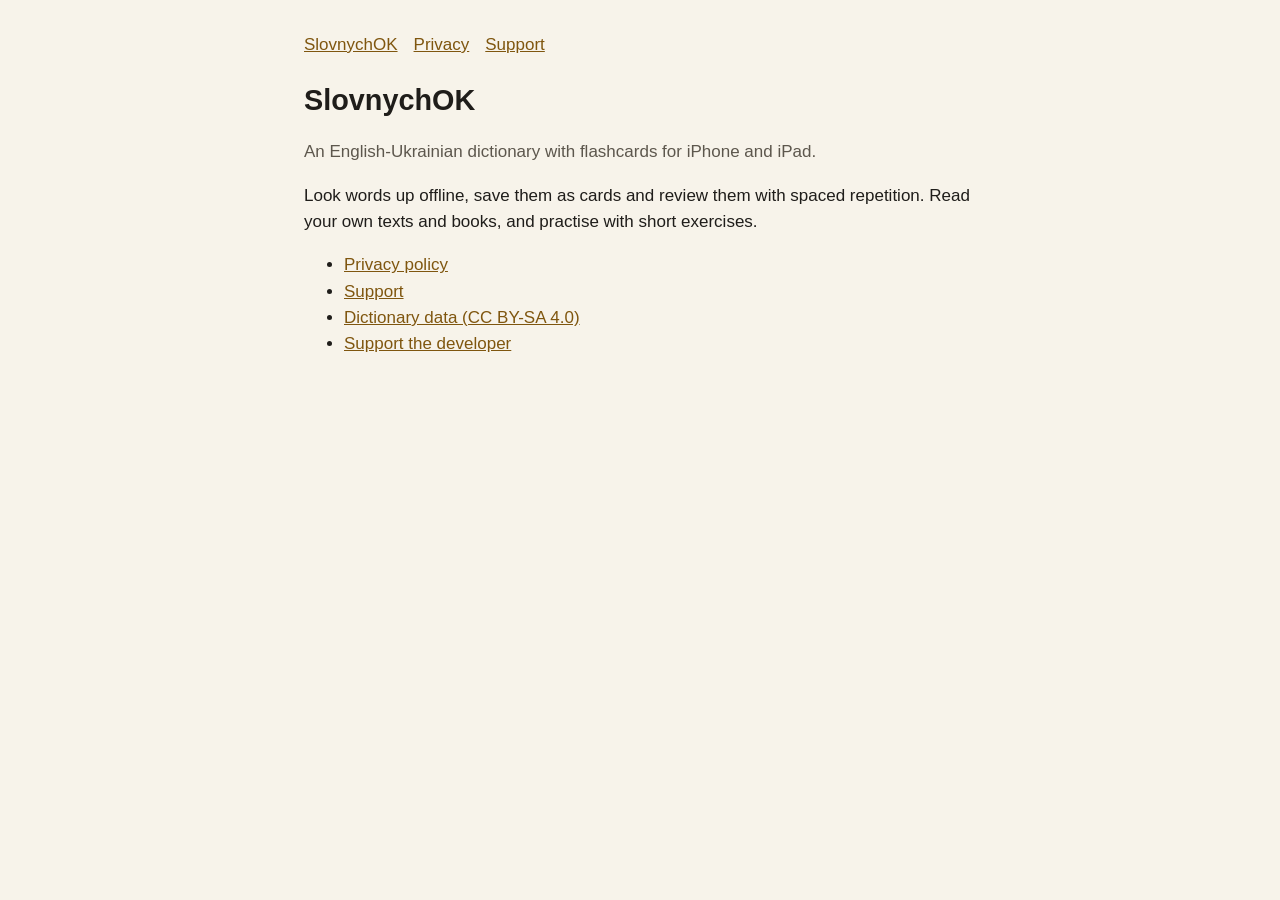
<file: docs/index.html>
<!doctype html>
<html lang="en">
<head><meta charset="utf-8"><meta name="viewport" content="width=device-width, initial-scale=1">
<title>SlovnychOK</title><link rel="stylesheet" href="style.css"></head>
<body>
<nav><a href="index.html">SlovnychOK</a><a href="privacy.html">Privacy</a><a href="support.html">Support</a></nav>
<h1>SlovnychOK</h1>
<p class="muted">An English-Ukrainian dictionary with flashcards for iPhone and iPad.</p>
<p>Look words up offline, save them as cards and review them with spaced repetition. Read your own texts and books, and practise with short exercises.</p>
<ul>
<li><a href="privacy.html">Privacy policy</a></li>
<li><a href="support.html">Support</a></li>
<li><a href="https://github.com/petroleg/slovnychok/releases">Dictionary data (CC BY-SA 4.0)</a></li>
<li><a href="donate.html">Support the developer</a></li>
</ul>
</body>
</html>
</file>
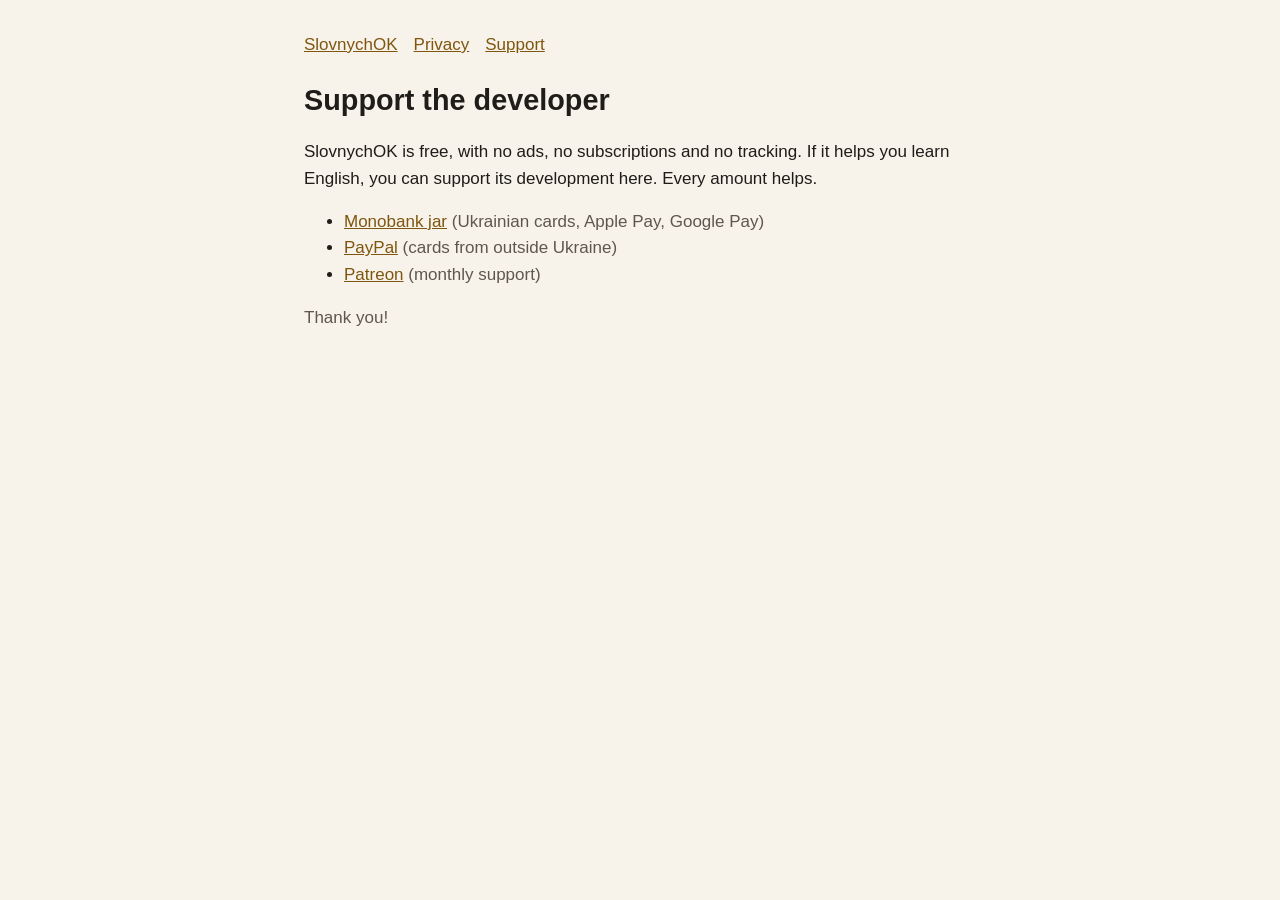
<file: docs/donate.html>
<!doctype html>
<html lang="en">
<head><meta charset="utf-8"><meta name="viewport" content="width=device-width, initial-scale=1">
<title>Support SlovnychOK</title><link rel="stylesheet" href="style.css"></head>
<body>
<nav><a href="index.html">SlovnychOK</a><a href="privacy.html">Privacy</a><a href="support.html">Support</a></nav>
<h1>Support the developer</h1>
<p>SlovnychOK is free, with no ads, no subscriptions and no tracking. If it helps you learn English, you can support its development here. Every amount helps.</p>
<ul>
<li><a href="MONOBANK_JAR_URL">Monobank jar</a> <span class="muted">(Ukrainian cards, Apple Pay, Google Pay)</span></li>
<li><a href="PAYPAL_ME_URL">PayPal</a> <span class="muted">(cards from outside Ukraine)</span></li>
<li><a href="PATREON_URL">Patreon</a> <span class="muted">(monthly support)</span></li>
</ul>
<p class="muted">Thank you!</p>
</body>
</html>
</file>
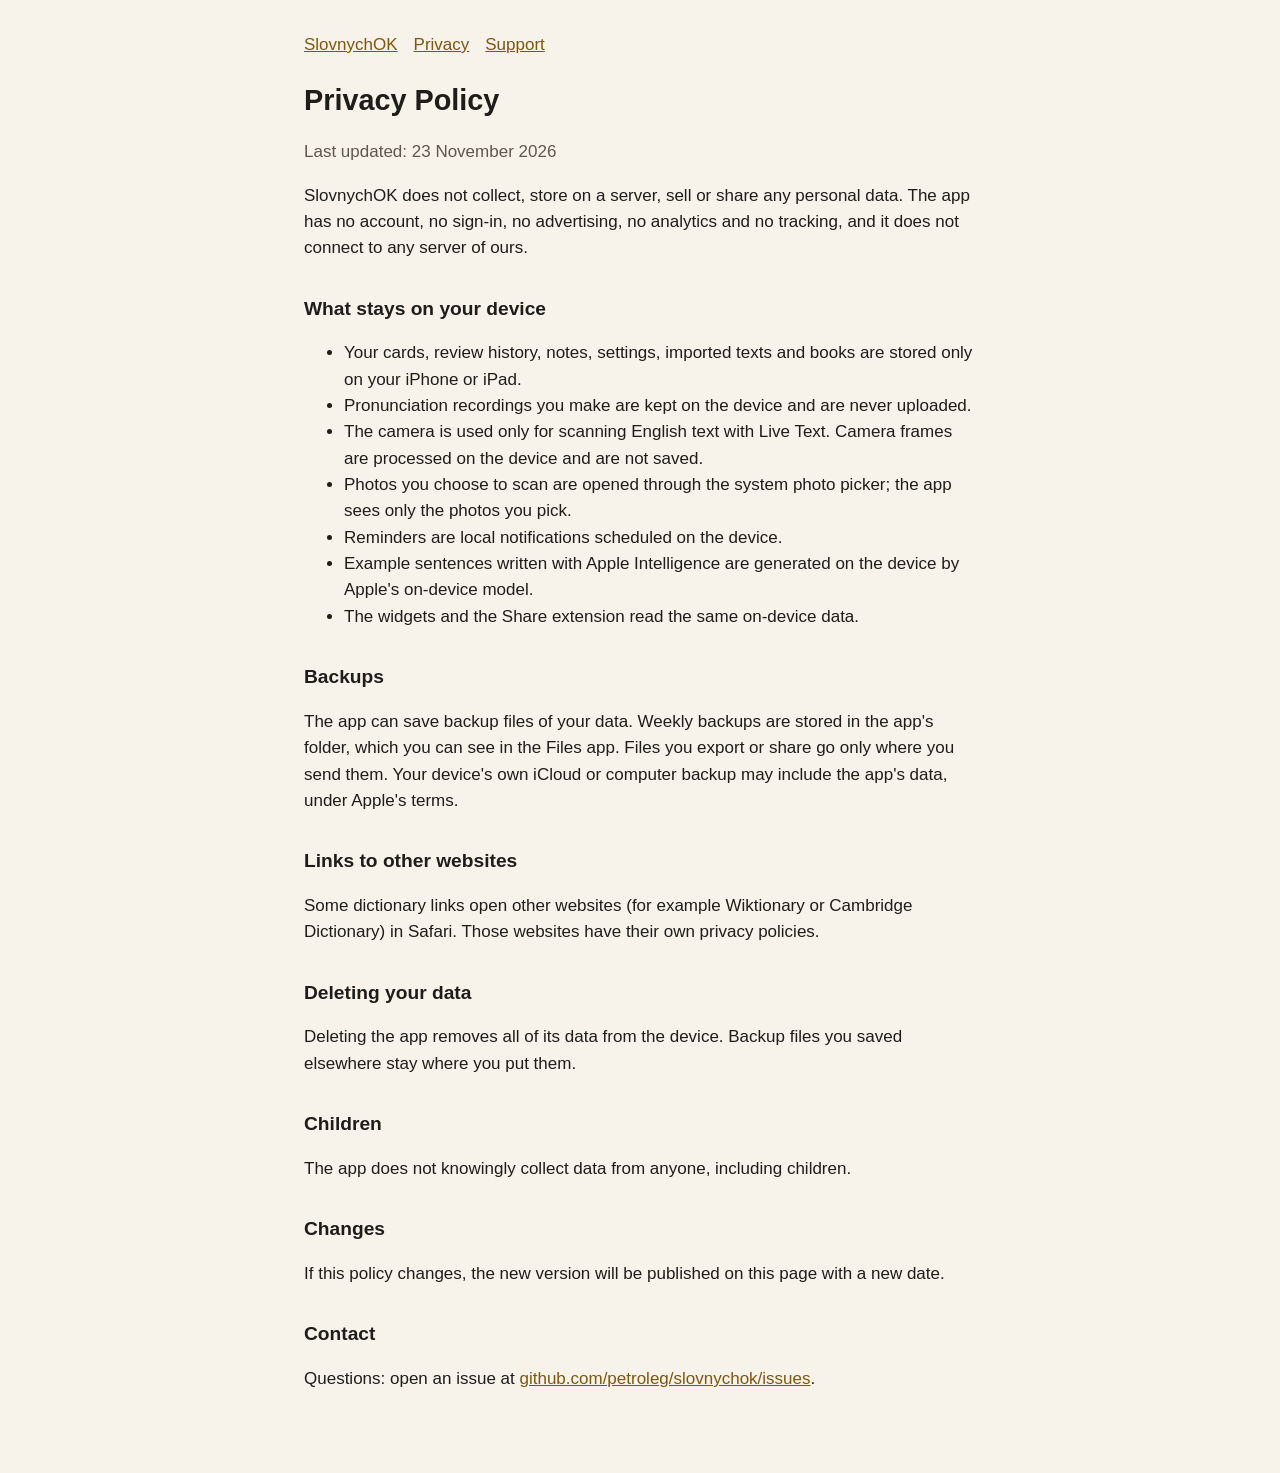
<file: docs/privacy.html>
<!doctype html>
<html lang="en">
<head><meta charset="utf-8"><meta name="viewport" content="width=device-width, initial-scale=1">
<title>SlovnychOK Privacy Policy</title><link rel="stylesheet" href="style.css"></head>
<body>
<nav><a href="index.html">SlovnychOK</a><a href="privacy.html">Privacy</a><a href="support.html">Support</a></nav>
<h1>Privacy Policy</h1>
<p class="muted">Last updated: 23 November 2026</p>

<p>SlovnychOK does not collect, store on a server, sell or share any personal data. The app has no account, no sign-in, no advertising, no analytics and no tracking, and it does not connect to any server of ours.</p>

<h2>What stays on your device</h2>
<ul>
<li>Your cards, review history, notes, settings, imported texts and books are stored only on your iPhone or iPad.</li>
<li>Pronunciation recordings you make are kept on the device and are never uploaded.</li>
<li>The camera is used only for scanning English text with Live Text. Camera frames are processed on the device and are not saved.</li>
<li>Photos you choose to scan are opened through the system photo picker; the app sees only the photos you pick.</li>
<li>Reminders are local notifications scheduled on the device.</li>
<li>Example sentences written with Apple Intelligence are generated on the device by Apple's on-device model.</li>
<li>The widgets and the Share extension read the same on-device data.</li>
</ul>

<h2>Backups</h2>
<p>The app can save backup files of your data. Weekly backups are stored in the app's folder, which you can see in the Files app. Files you export or share go only where you send them. Your device's own iCloud or computer backup may include the app's data, under Apple's terms.</p>

<h2>Links to other websites</h2>
<p>Some dictionary links open other websites (for example Wiktionary or Cambridge Dictionary) in Safari. Those websites have their own privacy policies.</p>

<h2>Deleting your data</h2>
<p>Deleting the app removes all of its data from the device. Backup files you saved elsewhere stay where you put them.</p>

<h2>Children</h2>
<p>The app does not knowingly collect data from anyone, including children.</p>

<h2>Changes</h2>
<p>If this policy changes, the new version will be published on this page with a new date.</p>

<h2>Contact</h2>
<p>Questions: open an issue at <a href="https://github.com/petroleg/slovnychok/issues">github.com/petroleg/slovnychok/issues</a>.</p>
</body>
</html>
</file>
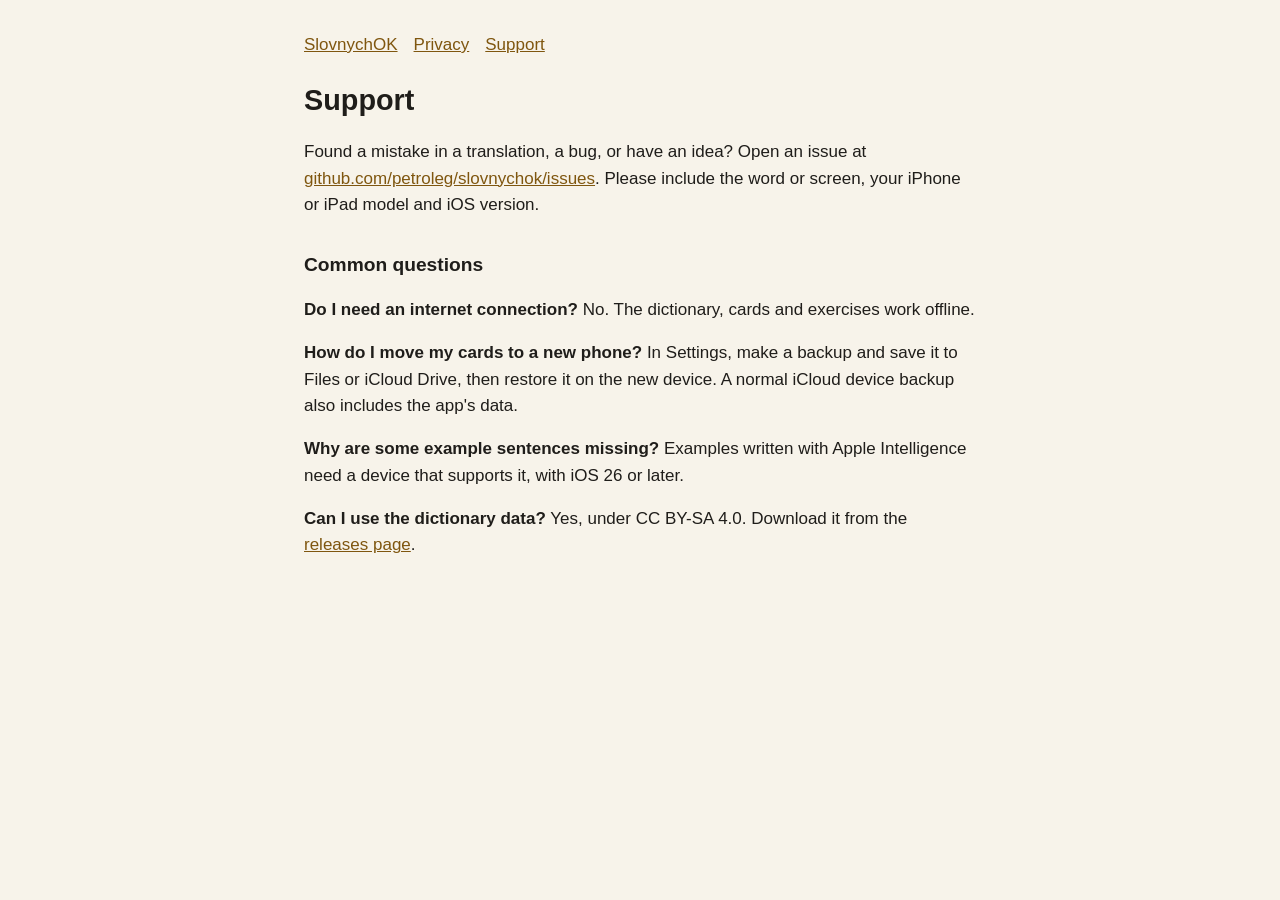
<file: docs/support.html>
<!doctype html>
<html lang="en">
<head><meta charset="utf-8"><meta name="viewport" content="width=device-width, initial-scale=1">
<title>SlovnychOK Support</title><link rel="stylesheet" href="style.css"></head>
<body>
<nav><a href="index.html">SlovnychOK</a><a href="privacy.html">Privacy</a><a href="support.html">Support</a></nav>
<h1>Support</h1>
<p>Found a mistake in a translation, a bug, or have an idea? Open an issue at <a href="https://github.com/petroleg/slovnychok/issues">github.com/petroleg/slovnychok/issues</a>. Please include the word or screen, your iPhone or iPad model and iOS version.</p>

<h2>Common questions</h2>
<p><strong>Do I need an internet connection?</strong> No. The dictionary, cards and exercises work offline.</p>
<p><strong>How do I move my cards to a new phone?</strong> In Settings, make a backup and save it to Files or iCloud Drive, then restore it on the new device. A normal iCloud device backup also includes the app's data.</p>
<p><strong>Why are some example sentences missing?</strong> Examples written with Apple Intelligence need a device that supports it, with iOS 26 or later.</p>
<p><strong>Can I use the dictionary data?</strong> Yes, under CC BY-SA 4.0. Download it from the <a href="https://github.com/petroleg/slovnychok/releases">releases page</a>.</p>
</body>
</html>
</file>
<file: docs/style.css>
:root { --bg: #f7f3ea; --text: #1f1d1a; --muted: #5d574d; --link: #7f560f; }
@media (prefers-color-scheme: dark) { :root { --bg: #16181c; --text: #ece8df; --muted: #b3ab9c; --link: #e2b45a; } }
body { background: var(--bg); color: var(--text); font: 17px/1.55 -apple-system, BlinkMacSystemFont, "Segoe UI", sans-serif;
       max-width: 42rem; margin: 0 auto; padding: 2rem 1rem 4rem; }
h1 { font-size: 1.8rem; margin-bottom: .2rem; } h2 { font-size: 1.2rem; margin-top: 2rem; }
.muted { color: var(--muted); } a { color: var(--link); } nav a { margin-right: 1rem; }
</file>
